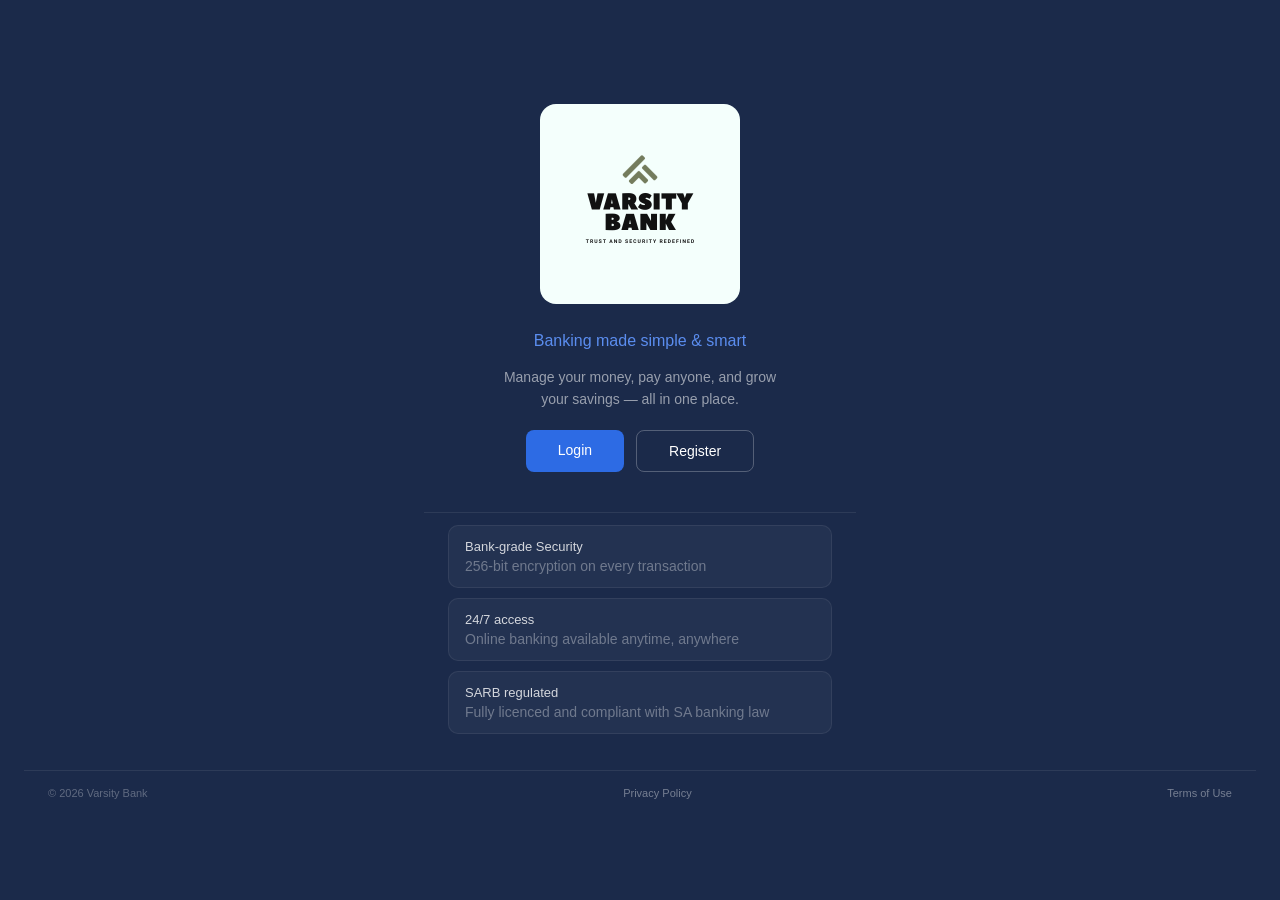
<file: index.html>
<!doctype html>
<html lang="en">
  <head>
    <meta charset="UTF-8" />
    <meta name="viewport" content="width=device-width, initial-scale=1.0" />
    <title>Varsity Bank - Home</title>
    <link rel="stylesheet" href="css/style.css" />
  </head>

  <body>
    <main>
      <section id="hero">
        <img src="assets/images/bank_logo.png" alt="Varsity bank logo" />
        <p>Banking made simple & smart</p>
        <p>
          Manage your money, pay anyone, and grow your savings — all in one
          place.
        </p>

        <div class="hero-buttons">
          <a href="pages/login.html" class="btn-login">Login</a>
          <a href="pages/register.html" class="btn-register">Register</a>
        </div>
      </section>

      <section id="trust">
        <div class="trust-card">
          <h3>Bank-grade Security</h3>
          <p>256-bit encryption on every transaction</p>
        </div>

        <div class="trust-card">
          <h3>24/7 access</h3>
          <p>Online banking available anytime, anywhere</p>
        </div>

        <div class="trust-card">
          <h3>SARB regulated</h3>
          <p>Fully licenced and compliant with SA banking law</p>
        </div>
      </section>
    </main>

    <footer>
      <p>© 2026 Varsity Bank</p>
      <a href="#">Privacy Policy</a>
      <a href="#">Terms of Use</a>
    </footer>
  </body>
</html>
</file>
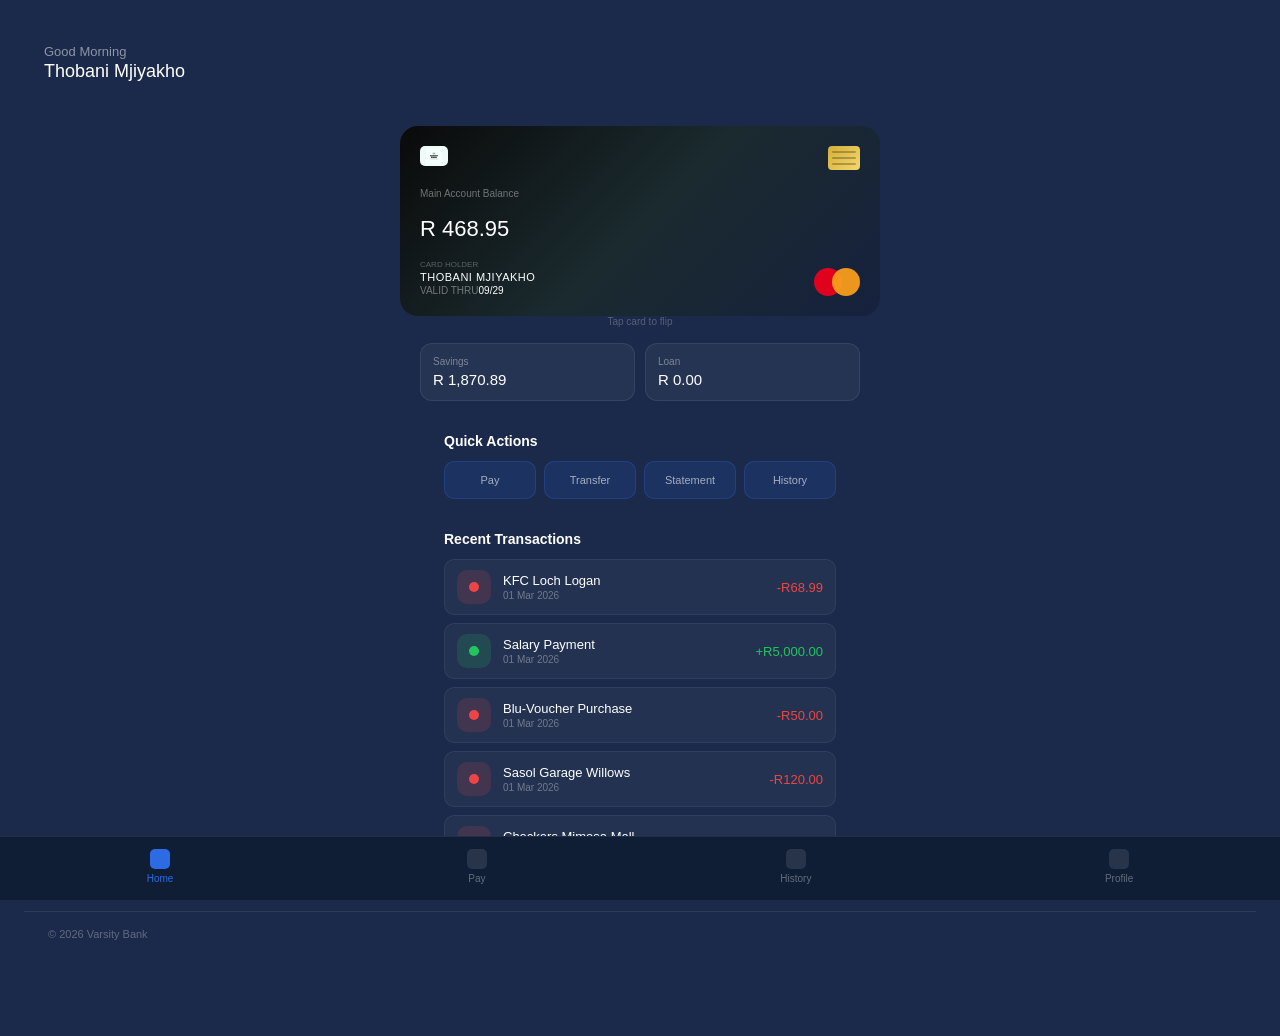
<file: pages/dashboard.html>
<!doctype html>
<html lang="en">
  <head>
    <meta charset="UTF-8" />
    <meta name="viewport" content="width=device-width, initial-scale=1.0" />
    <title>Varsity Bank - Dashboard</title>
    <link rel="stylesheet" href="../css/style.css" />
  </head>

  <body>
    <div class="topbar">
      <p class="greet">Good Morning</p>
      <h3 class="greet-name">Thobani Mjiyakho</h3>
    </div>
    <main>
      <section id="accounts">
        <div class="card-wrap" id="bank-card">
          <div class="card-inner">
            <div class="card-front">
              <div class="card-top">
                <img
                  src="../assets/images/bank_logo.png"
                  alt="Varsity Bank"
                  class="card-logo"
                />
                <div class="card-chip">
                  <div class="chip-line"></div>
                  <div class="chip-line"></div>
                  <div class="chip-line"></div>
                </div>
              </div>
              <div class="card-balance-label">Main Account Balance</div>
              <div class="card-balance">R 468.95</div>
              <div class="card-bottom">
                <div>
                  <div class="card-holder-label">CARD HOLDER</div>
                  <div class="card-holder-name">THOBANI MJIYAKHO</div>
                  <div class="card-expiry">VALID THRU<span>09/29</span></div>
                </div>

                <div class="mastercard">
                  <div class="mc-left"></div>
                  <div class="mc-right"></div>
                </div>
              </div>
            </div>
            <div class="card-back">
              <div class="mag-strip"></div>
              <div class="back-details">
                <div class="sig-strip">
                  <div class="sig-lines">
                    <div class="sig-line"></div>
                    <div class="sig-line"></div>
                    <div class="sig-line"></div>
                  </div>
                  <div class="cvv-box">
                    <div class="cvv-label">CVV</div>
                    <div class="cvv-val">•••</div>
                  </div>
                </div>
                <div class="back-num">2468 1214 5678 9012</div>
                <div class="back-bot">
                  <img src="../assets/images/bank_logo.png" class="card-logo" />
                  <div class="mastercard">
                    <div class="mc-left"></div>
                    <div class="mc-right"></div>
                  </div>
                </div>
              </div>
            </div>
          </div>
        </div>
        <p class="flip-hint">Tap card to flip</p>

        <div class="acc-cards">
          <div class="acc-card">
            <p class="acc-label">Savings</p>
            <p class="acc-amount">R 1,870.89</p>
          </div>

          <div class="acc-card">
            <p class="acc-label">Loan</p>
            <p class="acc-amount">R 0.00</p>
          </div>
        </div>
      </section>

      <section id="quick-actions">
        <h2>Quick Actions</h2>
        <div class="actions">
          <div class="action-btn">
            <p>Pay</p>
          </div>

          <div class="action-btn">
            <p>Transfer</p>
          </div>
          <div class="action-btn">
            <p>Statement</p>
          </div>

          <div class="action-btn">
            <p>History</p>
          </div>
        </div>
      </section>

      <section id="recent-transactions">
        <h2>Recent Transactions</h2>
        <div class="tx-list">
          <div class="tx">
            <div class="tx-icon debit"><div class="tx-dot debit"></div></div>
            <div class="tx-info">
              <div class="tx-name">KFC Loch Logan</div>
              <div class="tx-date">01 Mar 2026</div>
            </div>
            <div class="tx-amount debit">-R68.99</div>
          </div>
          <div class="tx">
            <div class="tx-icon credit"><div class="tx-dot credit"></div></div>
            <div class="tx-info">
              <div class="tx-name">Salary Payment</div>
              <div class="tx-date">01 Mar 2026</div>
            </div>
            <div class="tx-amount credit">+R5,000.00</div>
          </div>
          <div class="tx">
            <div class="tx-icon debit"><div class="tx-dot debit"></div></div>
            <div class="tx-info">
              <div class="tx-name">Blu-Voucher Purchase</div>
              <div class="tx-date">01 Mar 2026</div>
            </div>
            <div class="tx-amount debit">-R50.00</div>
          </div>
          <div class="tx">
            <div class="tx-icon debit"><div class="tx-dot debit"></div></div>
            <div class="tx-info">
              <div class="tx-name">Sasol Garage Willows</div>
              <div class="tx-date">01 Mar 2026</div>
            </div>
            <div class="tx-amount debit">-R120.00</div>
          </div>
          <div class="tx">
            <div class="tx-icon debit"><div class="tx-dot debit"></div></div>
            <div class="tx-info">
              <div class="tx-name">Checkers Mimosa Mall</div>
              <div class="tx-date">02 Mar 2026</div>
            </div>
            <div class="tx-amount debit">-R789.97</div>
          </div>
        </div>
      </section>
    </main>

    <nav class="bottom-nav">
      <a href="" class="nav-item active">
        <div class="nav-icon"></div>
        <span>Home</span>
      </a>

      <a href="" class="nav-item">
        <div class="nav-icon"></div>
        <span>Pay</span>
      </a>

      <a href="" class="nav-item">
        <div class="nav-icon"></div>
        <span>History</span>
      </a>

      <a href="" class="nav-item">
        <div class="nav-icon"></div>
        <span>Profile</span>
      </a>
    </nav>

    <footer>
      <p>© 2026 Varsity Bank</p>
    </footer>

    <script src="../js/main.js"></script>
  </body>
</html>
</file>
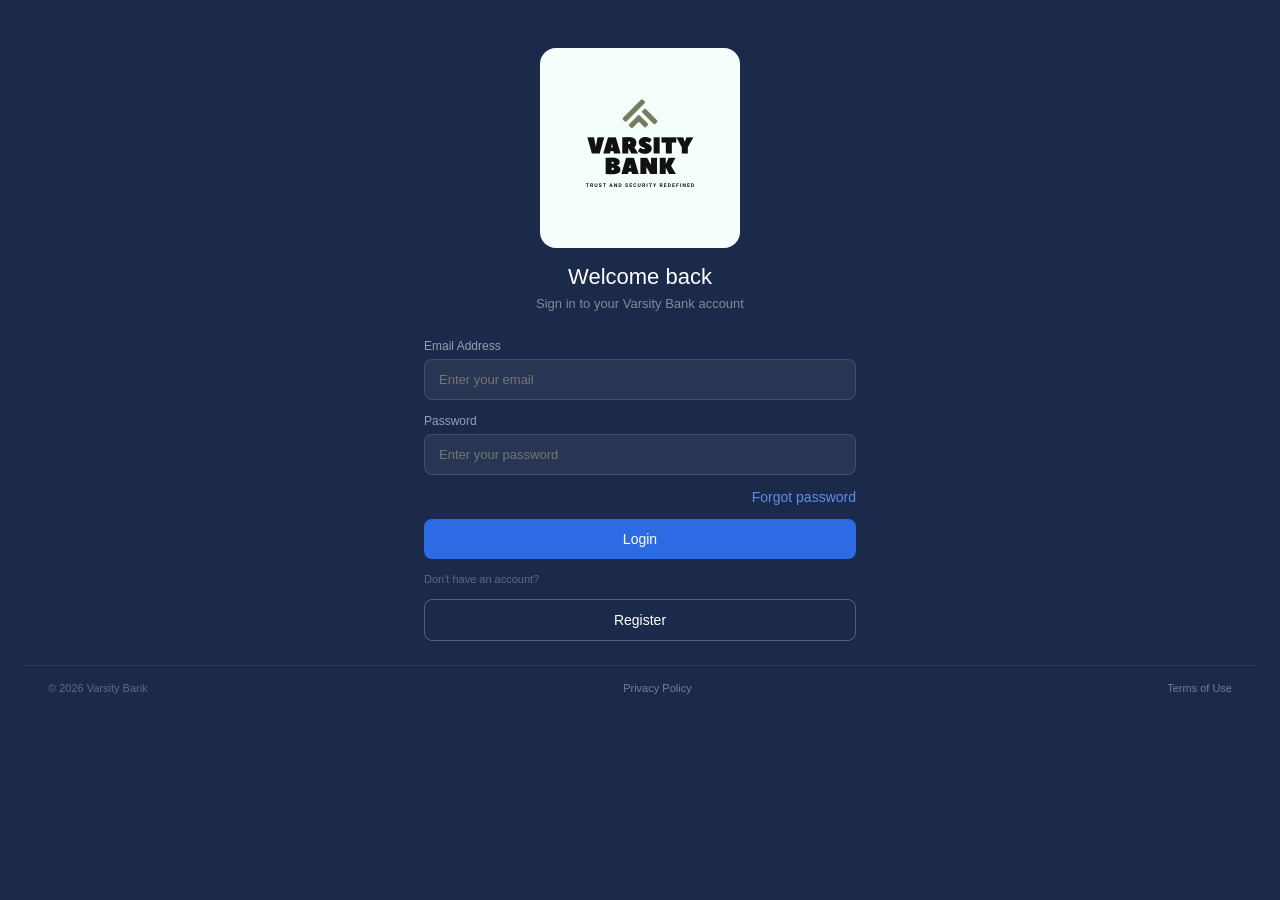
<file: pages/login.html>
<!doctype html>
<html lang="en">
  <head>
    <meta charset="UTF-8" />
    <meta name="viewport" content="width=device-width, initial-scale=1.0" />
    <title>Varsity Bank - Login</title>
    <link rel="stylesheet" href="../css/style.css" />
  </head>

  <body>
    <main>
      <div class="auth-hero">
        <img src="../assets/images/bank_logo.png" alt="Varsity bank logo" />
        <h2>Welcome back</h2>
        <p>Sign in to your Varsity Bank account</p>
      </div>

      <form action="" method="post">
        <div class="field">
          <label for="email">Email Address</label>
          <input
            type="email"
            id="email"
            name="email"
            placeholder="Enter your email"
          />
        </div>

        <div class="field">
          <label for="password">Password</label>
          <input
            type="password"
            id="password"
            name="password"
            placeholder="Enter your password"
          />
        </div>

        <a href="#" class="forgot-password">Forgot password</a>
        <button type="submit" class="btn-login">Login</button>

        <div class="divider">
          <p>Don't have an account?</p>
        </div>
        <a href="register.html" class="btn-register">Register</a>
      </form>
    </main>

    <footer>
      <p>© 2026 Varsity Bank</p>
      <a href="#">Privacy Policy</a>
      <a href="#">Terms of Use</a>
    </footer>
  </body>
</html>
</file>
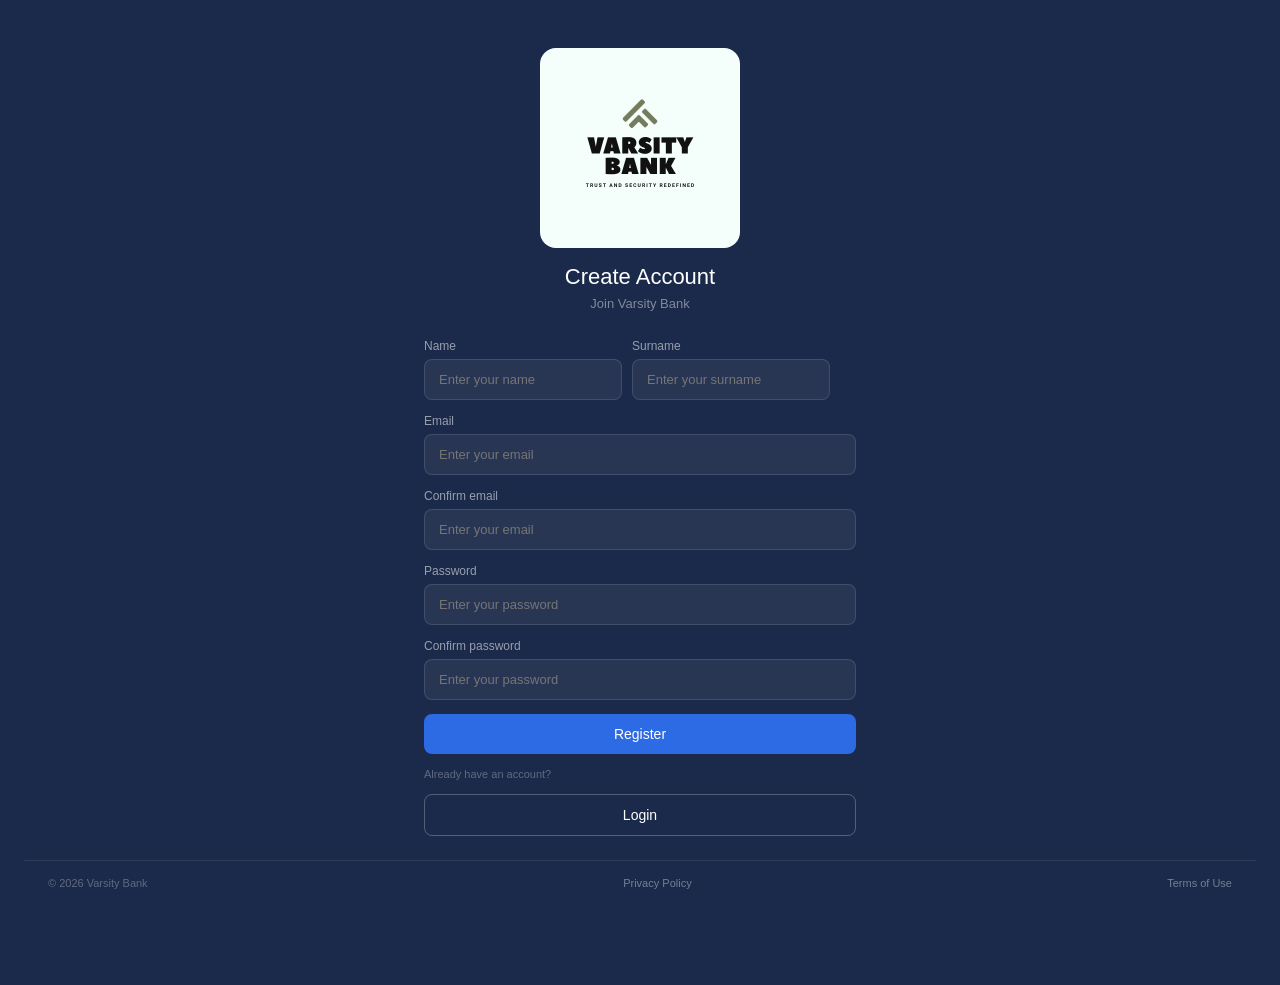
<file: pages/register.html>
<!doctype html>
<html lang="en">
  <head>
    <meta charset="UTF-8" />
    <meta name="viewport" content="width=device-width, initial-scale=1.0" />
    <title>Varsity Bank - Register</title>
    <link rel="stylesheet" href="../css/style.css" />
  </head>

  <body>
    <main>
      <div class="auth-hero">
        <img src="../assets/images/bank_logo.png" alt="Varsity bank logo" />
        <h2>Create Account</h2>
        <p>Join Varsity Bank</p>
      </div>

      <form action="" method="post">
        <div class="field-row">
          <div class="field">
            <label for="name">Name</label>
            <input
              type="text"
              id="name"
              name="name"
              placeholder="Enter your name"
            />
          </div>

          <div class="field">
            <label for="surname">Surname</label>
            <input
              type="text"
              id="surname"
              name="surname"
              placeholder="Enter your surname"
            />
          </div>
        </div>

        <div class="field">
          <label for="email">Email</label>
          <input
            type="email"
            id="email"
            name="email"
            placeholder="Enter your email"
          />
        </div>

        <div class="field">
          <label for="confirm-email">Confirm email</label>
          <input
            type="email"
            id="confirm-email"
            name="confirm-email"
            placeholder="Enter your email"
          />
        </div>

        <div class="field">
          <label for="password">Password</label>
          <input
            type="password"
            id="password"
            name="password"
            placeholder="Enter your password"
          />
        </div>

        <div class="field">
          <label for="confirm-password">Confirm password</label>
          <input
            type="password"
            id="confirm-password"
            name="confirm-password"
            placeholder="Enter your password"
          />
        </div>

        <button type="submit" class="btn-login">Register</button>
        <div class="divider">
          <p>Already have an account?</p>
        </div>
        <a href="login.html" class="btn-register">Login</a>
      </form>
    </main>

    <footer>
      <p>© 2026 Varsity Bank</p>
      <a href="#">Privacy Policy</a>
      <a href="#">Terms of Use</a>
    </footer>
  </body>
</html>
</file>
<file: css/style.css>
* {
  margin: 0;
  padding: 0;
  box-sizing: border-box;
} /*universal selector to remove default magin and padding*/

body {
  background-color: #1b2a4a;
  padding: 24px 24px 80px;
  font-family: sans-serif;
}

h1 {
  color: white;
}

h2 {
  color: #5b8def;
}

.btn-primary {
  background-color: #2d6be4;
  color: white;
  padding: 12px 24px;
  border-radius: 8px;
}

.account-card {
  background-color: #eff3ff;
  padding: 16px;
  border-radius: 8px;
  margin-bottom: 12px;
}

#hero {
  text-align: center;
  padding: 56px 24px 40px;
  display: flex;
  flex-direction: column;
  align-items: center;
}

#hero img {
  width: 200px;
  border-radius: 16px;
  margin-bottom: 24px;
}

#hero p {
  color: rgba(255, 255, 255, 0.55);
  font-size: 14px;
  line-height: 1.6;
  max-width: 300px;
  margin-bottom: 12px;
}

#hero p:first-of-type {
  font-size: 16px;
  color: #5b8def;
  font-weight: 500;
}

.hero-buttons {
  display: flex;
  gap: 12px;
  margin-top: 8px;
}

.btn-login {
  background-color: #2d6be4;
  color: white;
  padding: 12px 32px;
  font-weight: 500;
  border-radius: 8px;
  text-decoration: none;
  font-size: 14px;
  width: 100%;
  border: none;
  cursor: pointer;
}

#trust {
  padding: 12px 24px;
  border-top: 1px solid rgba(255, 255, 255, 0.08);
  display: flex;
  flex-direction: column;
  gap: 10px;
}

.trust-card {
  display: flex;
  flex-direction: column;
  gap: 4px;
  padding: 13px 16px;
  background-color: rgba(255, 255, 255, 0.04);
  border-radius: 10px;
  border: 1px solid rgba(255, 255, 255, 0.07);
}

.trust-card h3 {
  font-size: 13px;
  font-weight: 500;
  color: rgba(255, 255, 255, 0.8);
}

.trust-card p {
  font-size: 14px;
  color: rgba(255, 255, 255, 0.35);
}

footer {
  padding: 16px 24px;
  border-top: 1px solid rgba(255, 255, 255, 0.08);
  display: flex;
  align-items: center;
  justify-content: space-between;
}

footer p {
  font-size: 11px;
  color: rgba(255, 255, 255, 0.3);
}

footer a {
  font-size: 11px;
  color: rgba(255, 255, 255, 0.4);
  text-decoration: none;
}

.auth-hero {
  text-align: center;
  display: flex;
  flex-direction: column;
  align-items: center;
  margin-bottom: 28px;
}

.auth-hero img {
  width: 200px;
  border-radius: 16px;
  margin-bottom: 16px;
}

.auth-hero h2 {
  font-size: 22px;
  font-weight: 500;
  color: white;
  margin-bottom: 6px;
}

.auth-hero p {
  font-size: 13px;
  color: rgba(255, 255, 255, 0.45);
}

form {
  display: flex;
  flex-direction: column;
  gap: 14px;
  width: 100%;
}

.field {
  display: flex;
  flex-direction: column;
  gap: 6px;
}

.field label {
  font-size: 12px;
  color: rgba(255, 255, 255, 0.55);
  font-weight: 500;
}

.field input {
  background-color: rgba(255, 255, 255, 0.06);
  border: 1px solid rgba(255, 255, 255, 0.12);
  border-radius: 8px;
  padding: 12px 14px;
  font-size: 13px;
  color: white;
  outline: none;
  width: 100%;
}
.forgot-password {
  font-size: 14px;
  color: #5b8def;
  text-decoration: none;
  text-align: right;
}
.divider {
  display: flex;
  align-items: center;
  gap: 10px;
}

.divider p {
  font-size: 11px;
  color: rgba(255, 255, 255, 0.3);
  white-space: nowrap;
}

.btn-register {
  width: 100%;
  text-align: center;
  cursor: pointer;
  display: block;
  background-color: transparent;
  color: white;
  font-size: 14px;
  border-radius: 8px;
  text-decoration: none;
  padding: 12px 32px;
  border: 1px solid rgba(255, 255, 255, 0.25);
}

main {
  max-width: 480px;
  margin: 0 auto;
  padding: 24px;
}

.field-row {
  display: flex;
  gap: 10px;
}

.topbar {
  padding: 20px 20px 0;
  margin-bottom: 20px;
}

.greet {
  font-size: 13px;
  color: rgba(255, 255, 255, 0.5);
}

.greet-name {
  font-size: 18px;
  font-weight: 500;
  color: white;
  margin-top: 2px;
}

.card-wrap {
  height: 190px;
  cursor: pointer;
  margin: 0;
  perspective: 1000px;
}

.card-wrap.flipped .card-inner {
  transform: rotateY(180deg);
}

.card-back {
  width: 100%;
  height: 100%;
  backface-visibility: hidden;
  position: absolute;
  transform: rotateY(180deg);
  background: linear-gradient(135deg, #16213e, #1a1a2e, #0a0a0a);
  border-radius: 18px;
  padding: 20px;
  display: flex;
  flex-direction: column;
}

.card-inner {
  position: relative;
  width: 100%;
  height: 100%;
  transition: transform 0.6s;
  transform-style: preserve-3d;
}

.card-front {
  width: 100%;
  height: 100%;
  border-radius: 18px;
  padding: 20px;
  background: linear-gradient(135deg, #0a0a0a, #1a2a2e, #16213e);
  display: flex;
  flex-direction: column;
  justify-content: space-between;
  backface-visibility: hidden;
  position: absolute;
}

.card-top {
  display: flex;
  justify-content: space-between;
  align-items: flex-start;
}

.card-logo {
  height: 20px;
  width: auto;
  background: #f0faf8;
  border-radius: 5px;
  padding: 2px 6px;
}

.card-chip {
  width: 32px;
  height: 24px;
  border-radius: 4px;
  background: linear-gradient(135deg, #d4af37, #f5d76e);
  display: flex;
  flex-direction: column;
  justify-content: center;
  gap: 4px;
  padding: 4px;
}

.chip-line {
  height: 2px;
  background: rgba(0, 0, 0, 0.25);
  border-radius: 1px;
}

.card-balance-label {
  font-size: 10px;
  color: rgba(255, 255, 255, 0.4);
}

.card-balance {
  font-size: 22px;
  font-weight: 500;
  color: white;
}

.card-bottom {
  display: flex;
  justify-content: space-between;
  align-items: flex-end;
}

.card-holder-label {
  font-size: 8px;
  color: rgba(255, 255, 255, 0.3);
  margin-bottom: 2px;
}

.card-holder-name {
  font-size: 11px;
  color: white;
  font-weight: 500;
  letter-spacing: 0.5px;
}

.card-expiry {
  font-size: 10px;
  color: rgba(255, 255, 255, 0.4);
  margin-top: 2px;
}

.card-expiry span {
  color: white;
}

.mastercard {
  display: flex;
}

.mc-left {
  width: 28px;
  height: 28px;
  border-radius: 50%;
  background: #eb001b;
  margin-right: -10px;
  opacity: 0.95;
}

.mc-right {
  width: 28px;
  height: 28px;
  border-radius: 50%;
  background: #f79e1b;
  opacity: 0.95;
}

.flip-hint {
  text-align: center;
  font-size: 10px;
  color: rgba(255, 255, 255, 0.25);
  margin-bottom: 16px;
}

#accounts {
  padding: 0 0 16px;
  margin: 0 -24px;
}

.acc-cards {
  display: flex;
  gap: 10px;
  padding: 0 20px;
  margin-top: 12px;
}

.acc-card {
  flex: 1;
  background: rgba(255, 255, 255, 0.05);
  border: 1px solid rgba(255, 255, 255, 0.08);
  border-radius: 12px;
  padding: 12px;
}

.acc-label {
  font-size: 10px;
  color: rgba(255, 255, 255, 0.4);
  margin-bottom: 4px;
}

.acc-amount {
  font-size: 15px;
  font-weight: 500;
  color: white;
}

#quick-actions {
  padding: 16px 20px;
}

#quick-actions h2 {
  color: white;
  font-size: 14px;
  margin-bottom: 12px;
}

.actions {
  display: flex;
  gap: 8px;
}

.action-btn {
  flex: 1;
  background: rgba(45, 107, 228, 0.15);
  border: 1px solid rgba(45, 107, 228, 0.25);
  border-radius: 10px;
  padding: 12px 8px;
  text-align: center;
  cursor: pointer;
}

.action-btn p {
  font-size: 11px;
  color: rgba(255, 255, 255, 0.6);
}

#recent-transactions {
  padding: 16px 20px;
}

#recent-transactions h2 {
  color: white;
  font-size: 14px;
  margin-bottom: 12px;
}

table {
  width: 100%;
  border-collapse: collapse;
}

th {
  font-size: 11px;
  color: rgba(255, 255, 255, 0.4);
  font-weight: 500;
  text-align: left;
  padding: 8px 0;
  border-bottom: 1px solid rgba(255, 255, 255, 0.08);
}

td {
  font-size: 12px;
  color: rgba(255, 255, 255, 0.7);
  padding: 10px 0;
  border-bottom: 1px solid rgba(255, 255, 255, 0.05);
}

.bottom-nav {
  position: fixed;
  bottom: 0;
  left: 0;
  right: 0;
  background: #0f1e35;
  border-top: 1px solid rgba(255, 255, 255, 0.08);
  display: flex;
  justify-content: space-around;
  padding: 12px 0 16px;
}

.nav-item {
  display: flex;
  flex-direction: column;
  align-items: center;
  gap: 4px;
  text-decoration: none;
}

.nav-item span {
  font-size: 10px;
  color: rgba(255, 255, 255, 0.35);
}

.nav-item.active span {
  color: #2d6be4;
}

.nav-icon {
  width: 20px;
  height: 20px;
  border-radius: 5px;
  background: rgba(255, 255, 255, 0.1);
}

.nav-item.active .nav-icon {
  background: #2d6be4;
}

.mag-strip {
  height: 40px;
  background: rgba(255, 255, 255, 0.08);
  margin-top: 20px;
  margin-bottom: 12px;
}

.back-details {
  padding: 0 4px;
  display: flex;
  flex-direction: column;
  gap: 10px;
}

.sig-strip {
  display: flex;
  align-items: center;
  gap: 10px;
  background: rgba(255, 255, 255, 0.06);
  border-radius: 4px;
  padding: 8px 10px;
}

.sig-lines {
  flex: 1;
  display: flex;
  flex-direction: column;
  gap: 3px;
}

.sig-line {
  height: 1.5px;
  background: repeating-linear-gradient(
    90deg,
    rgba(255, 255, 255, 0.15) 0px,
    rgba(255, 255, 255, 0.15) 4px,
    transparent 4px,
    transparent 8px
  );
}

.cvv-box {
  background: #1b2a4a;
  border-radius: 4px;
  padding: 4px 10px;
}

.cvv-label {
  font-size: 8px;
  color: rgba(255, 255, 255, 0.4);
}

.cvv-val {
  font-size: 13px;
  color: white;
  letter-spacing: 3px;
}

.back-num {
  font-size: 12px;
  letter-spacing: 2px;
  color: rgba(255, 255, 255, 0.6);
  font-family: monospace;
}

.back-bot {
  display: flex;
  justify-content: space-between;
  align-items: center;
}

.tx-list {
  display: flex;
  flex-direction: column;
  gap: 8px;
}

.tx {
  display: flex;
  align-items: center;
  gap: 12px;
  padding: 10px 12px;
  background: rgba(255, 255, 255, 0.04);
  border-radius: 10px;
  border: 1px solid rgba(255, 255, 255, 0.06);
}

.tx-icon {
  width: 34px;
  height: 34px;
  border-radius: 10px;
  flex-shrink: 0;
  display: flex;
  align-items: center;
  justify-content: center;
}

.tx-icon.debit {
  background: rgba(239, 68, 68, 0.15);
}

.tx-icon.credit {
  background: rgba(34, 197, 94, 0.15);
}

.tx-dot {
  width: 10px;
  height: 10px;
  border-radius: 50%;
}

.tx-dot.debit {
  background: #ef4444;
}

.tx-dot.credit {
  background: #22c55e;
}

.tx-info {
  flex: 1;
}

.tx-name {
  font-size: 13px;
  color: white;
  font-weight: 500;
}

.tx-date {
  font-size: 10px;
  color: rgba(255, 255, 255, 0.35);
  margin-top: 2px;
}

.tx-amount {
  font-size: 13px;
  font-weight: 500;
}

.tx-amount.debit {
  color: #ef4444;
}

.tx-amount.credit {
  color: #22c55e;
}
</file>
